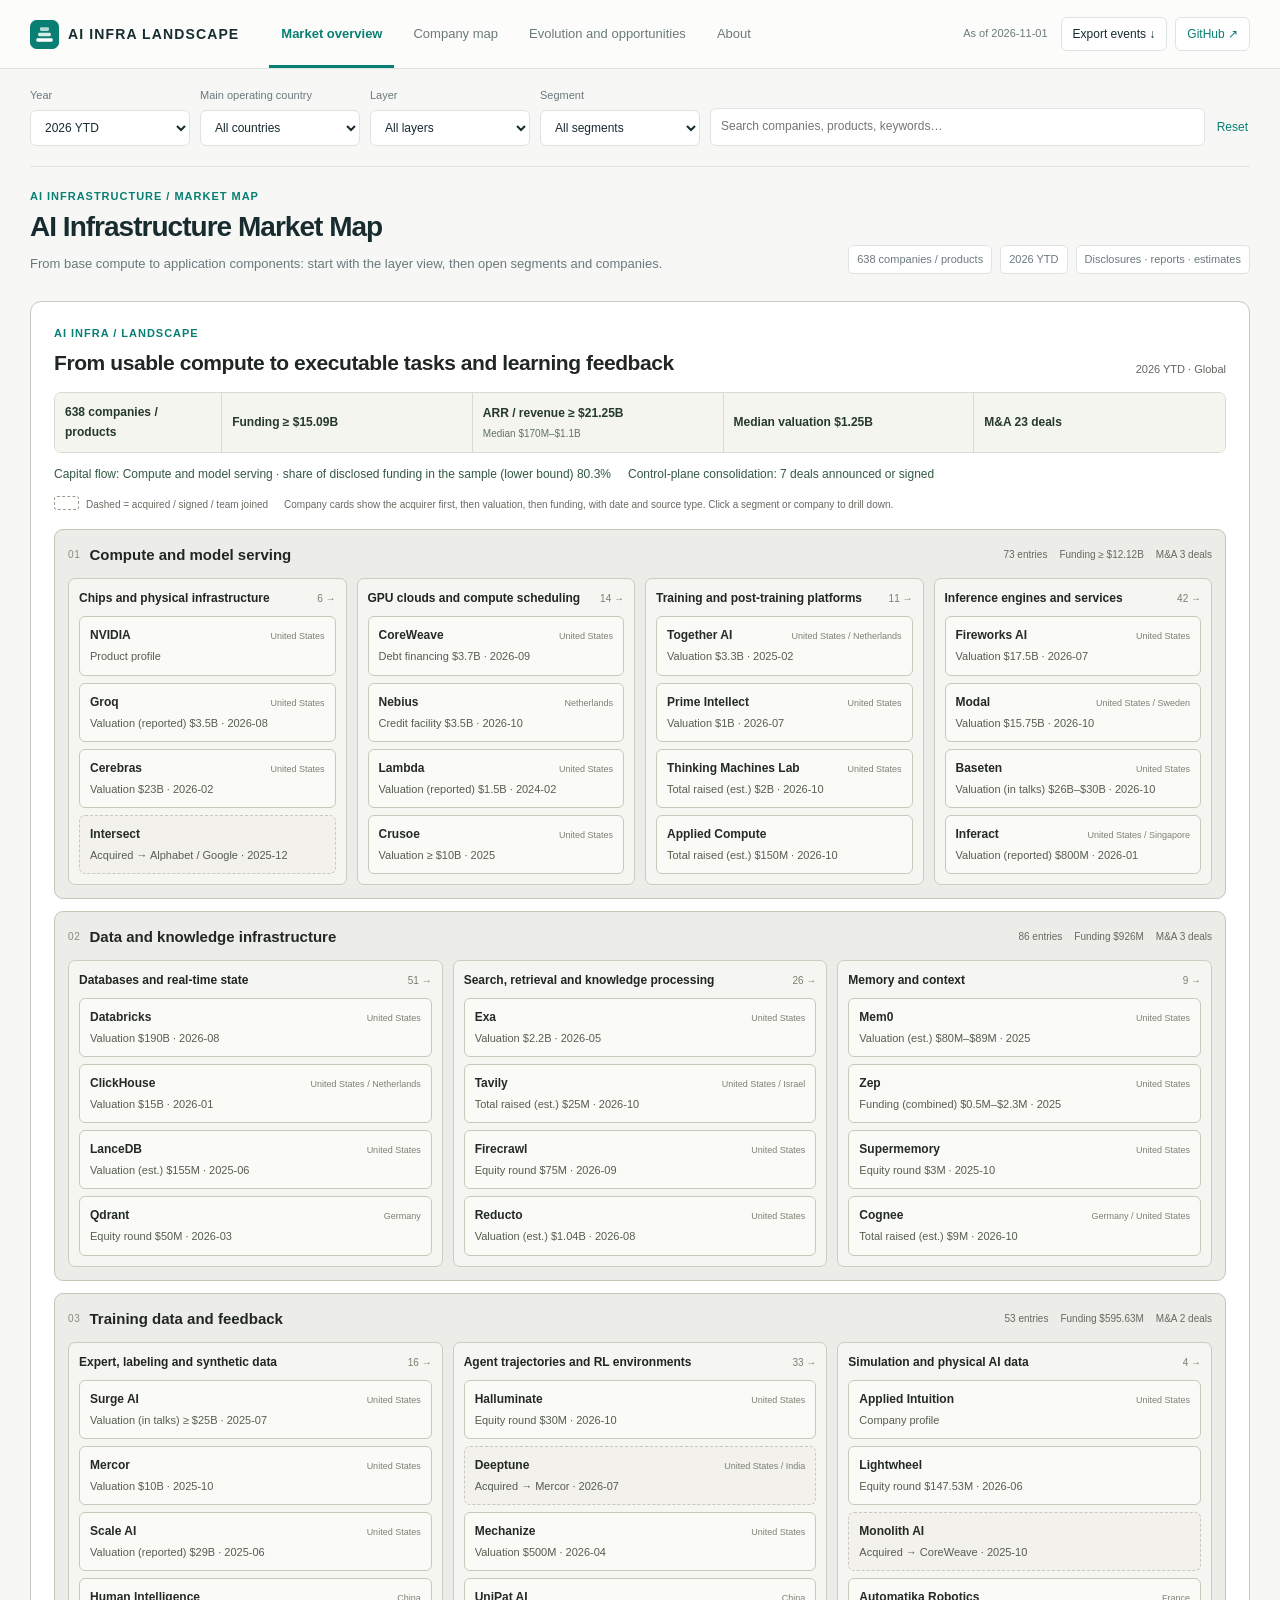
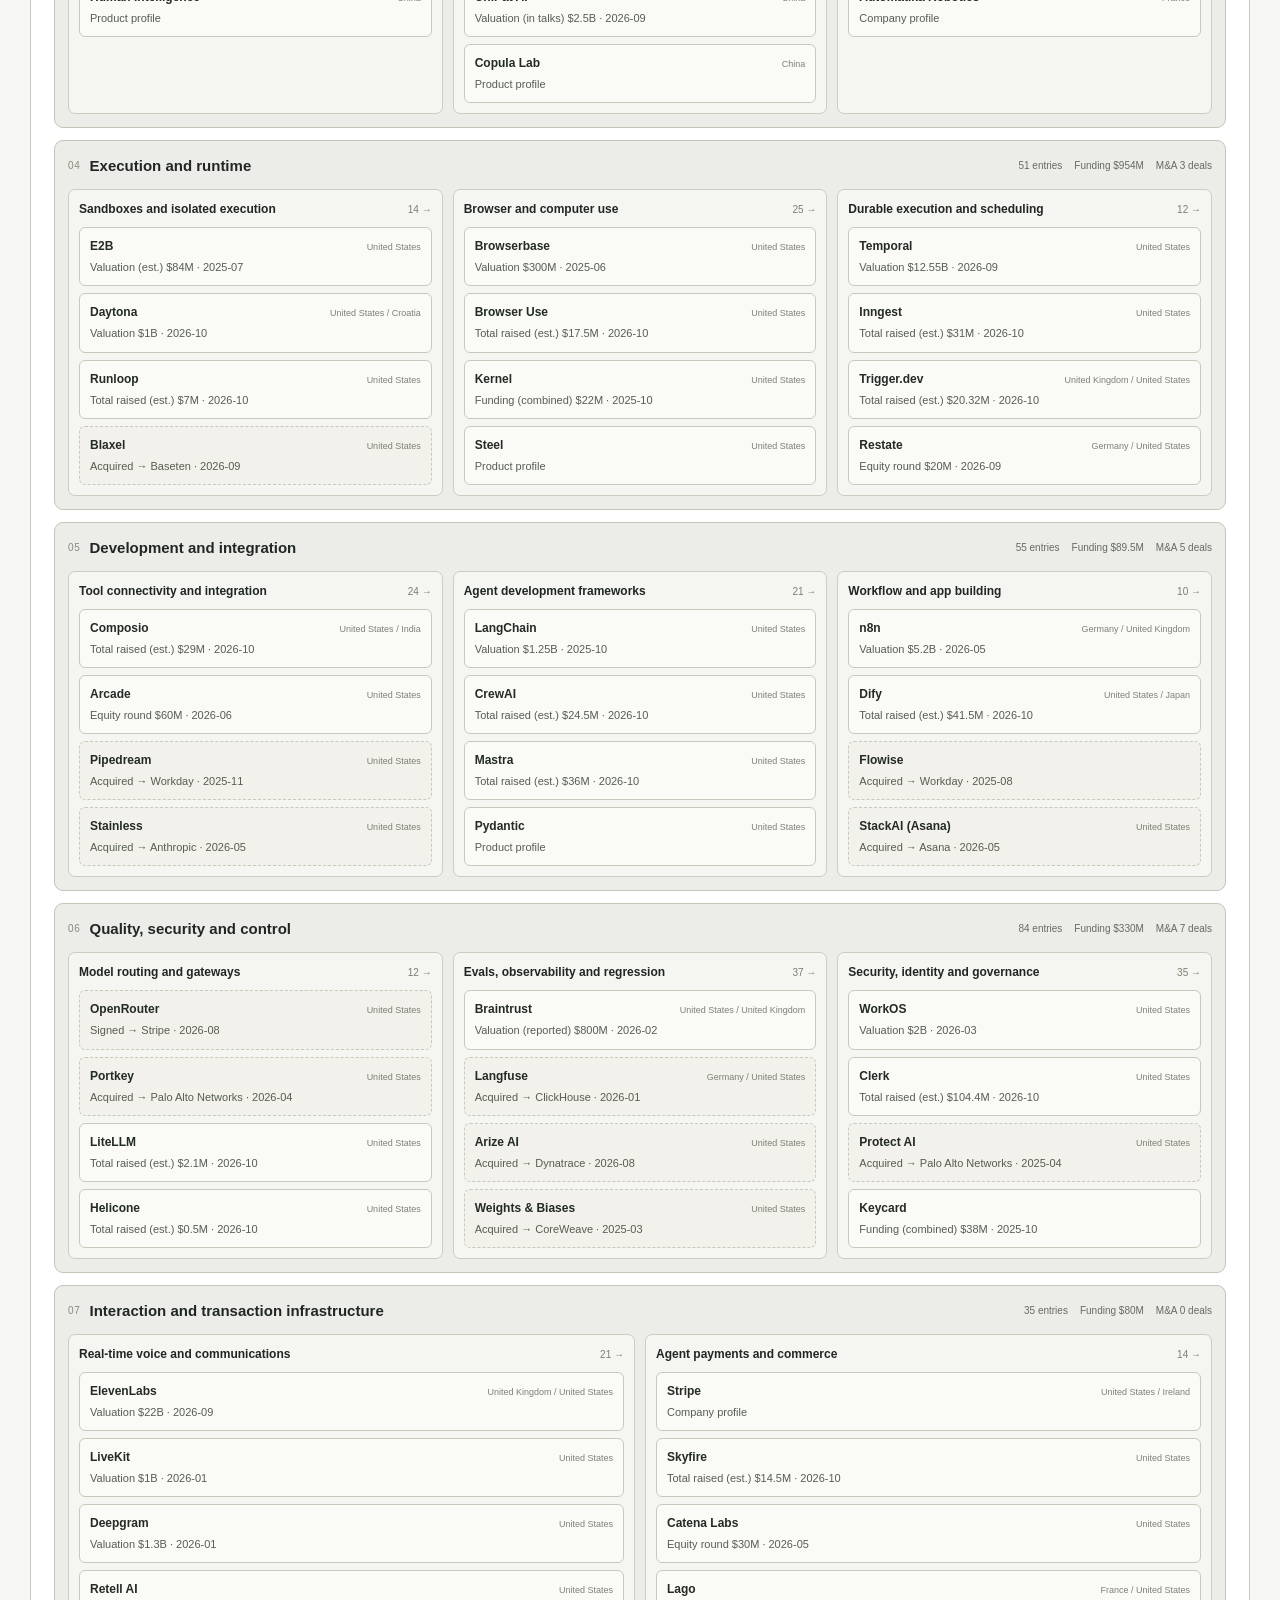
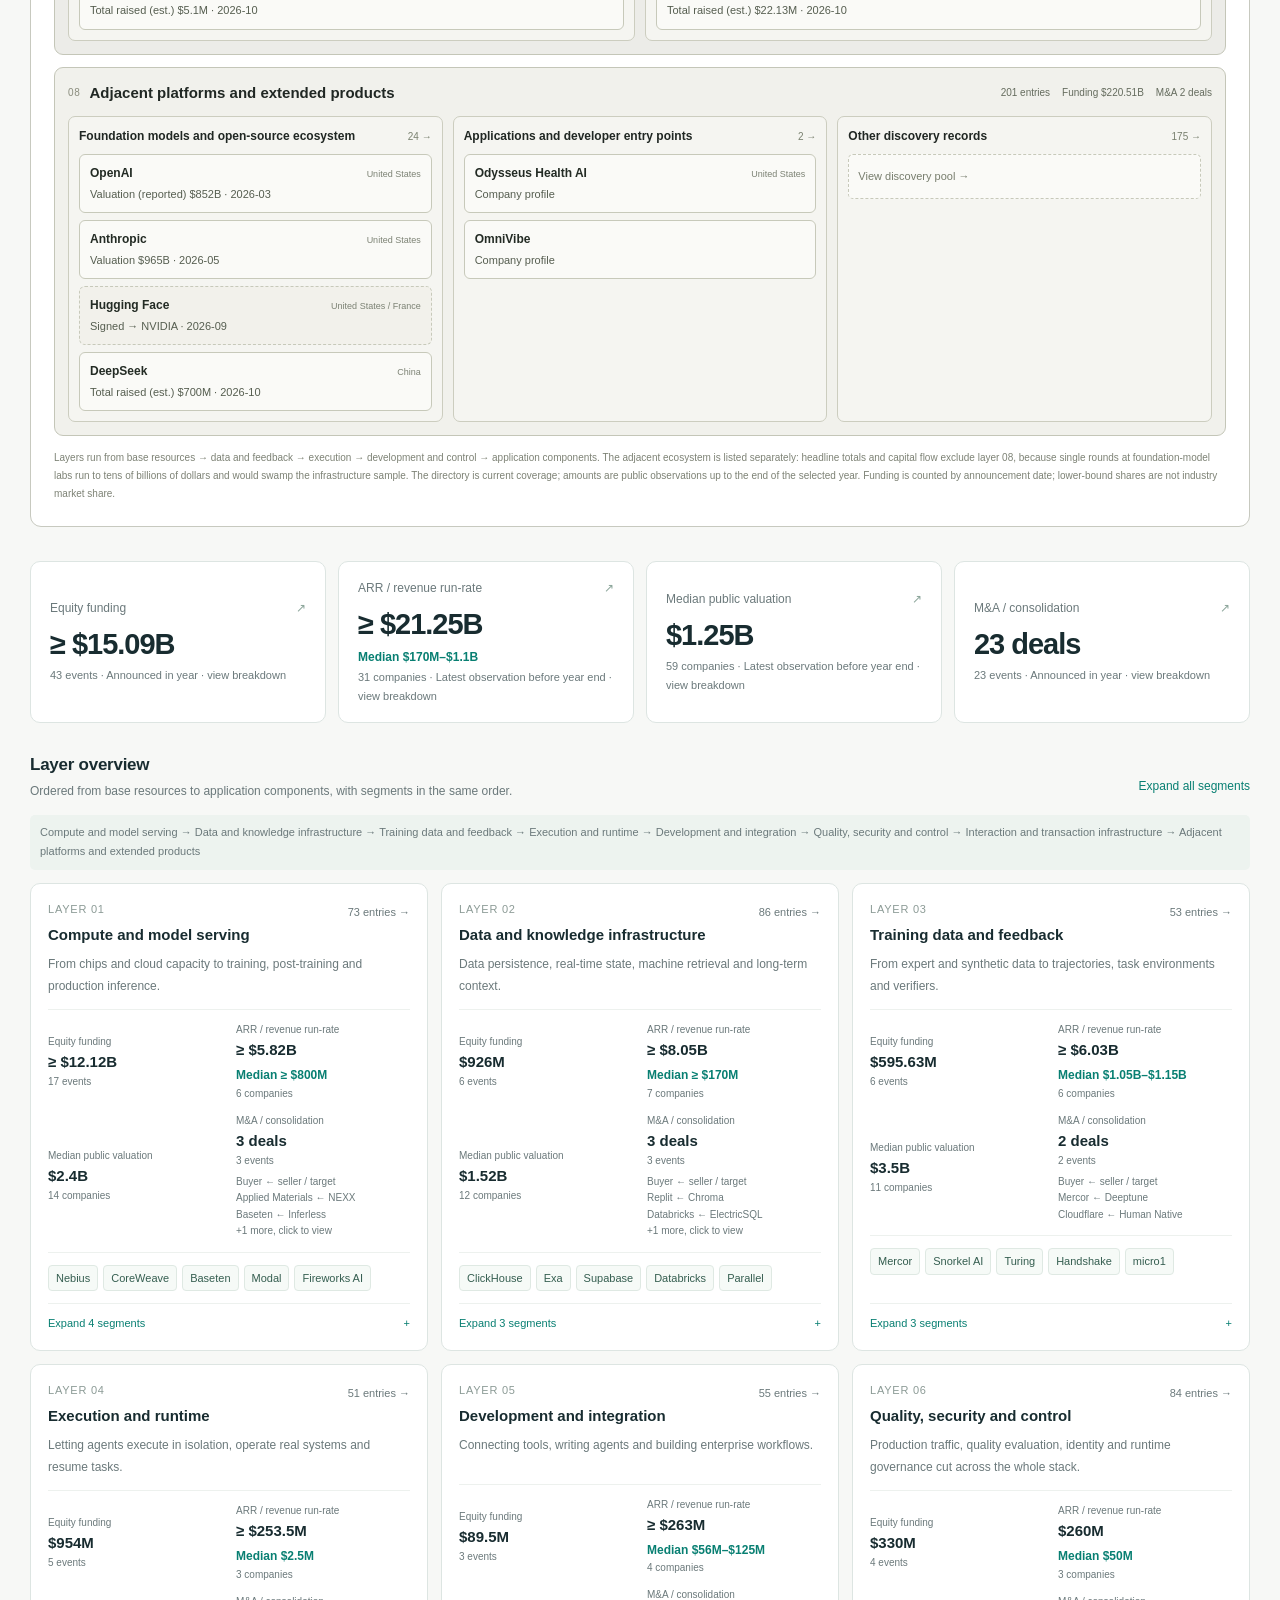
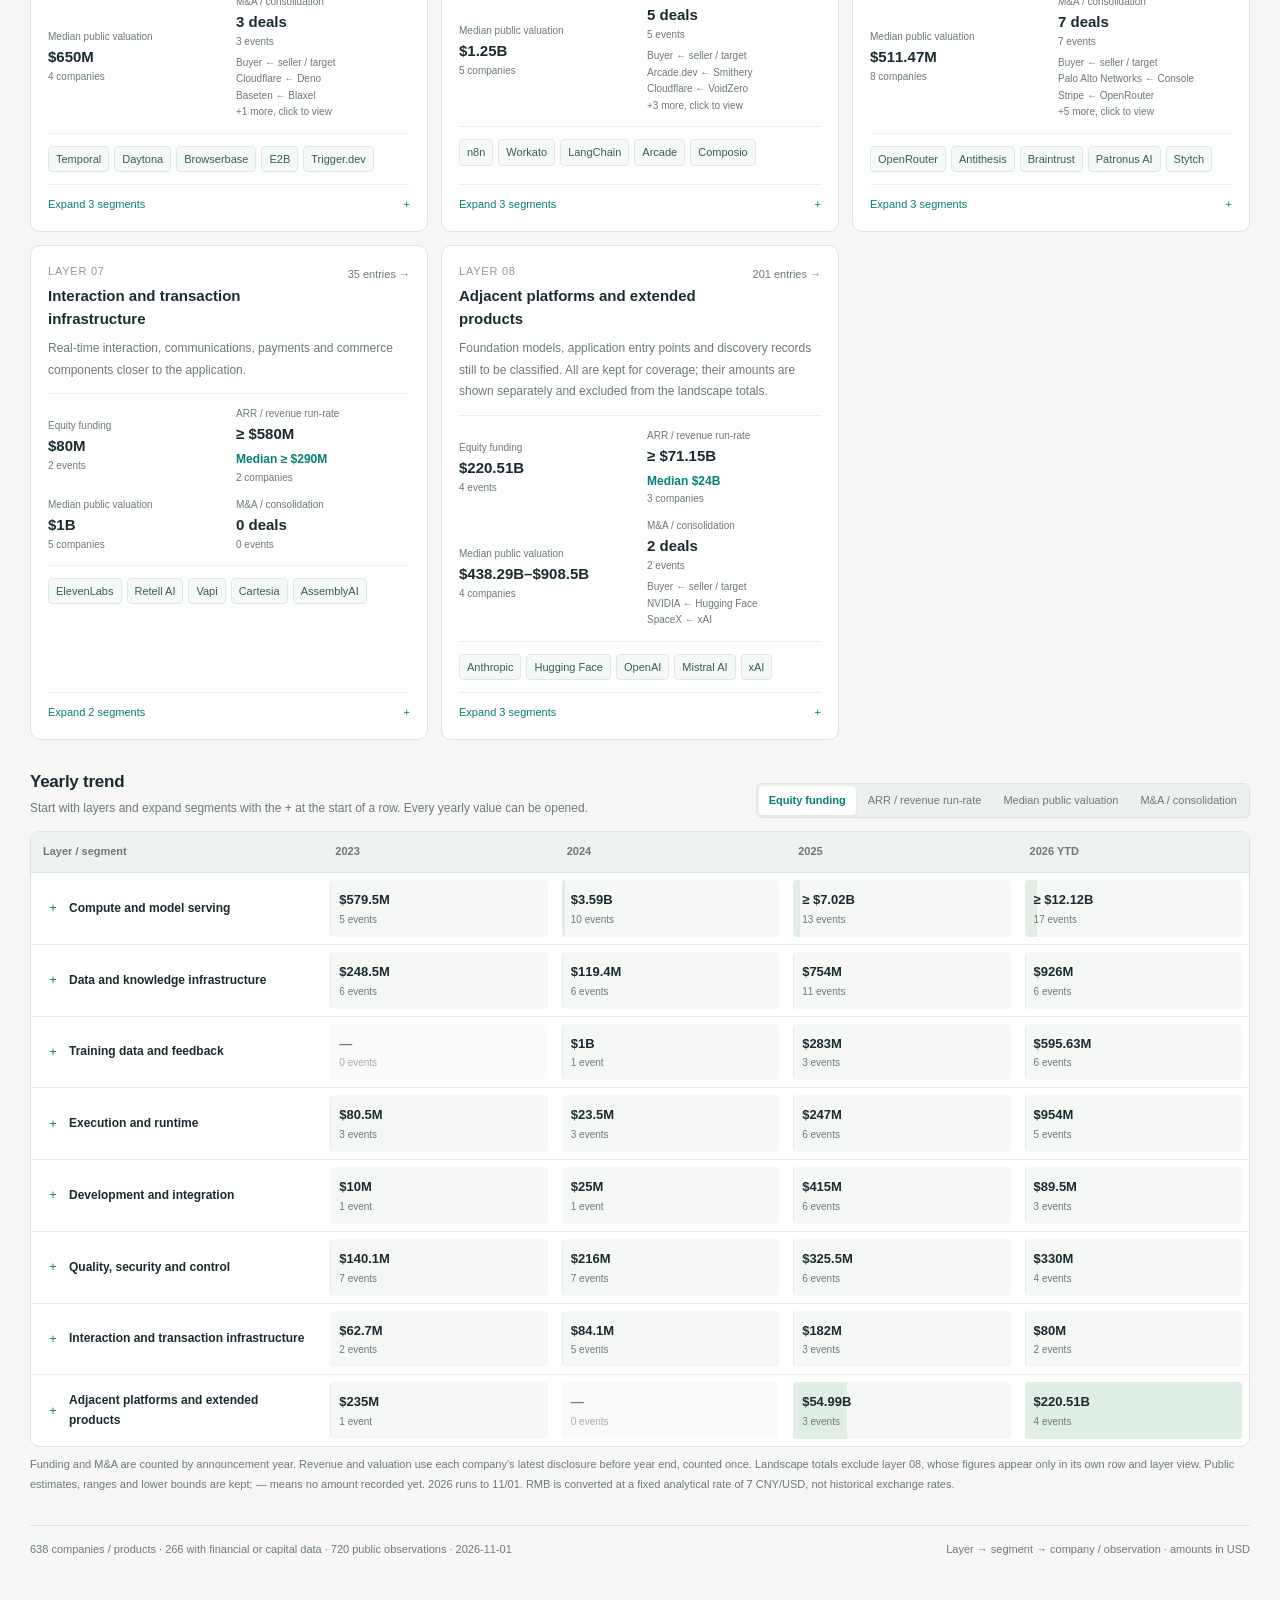
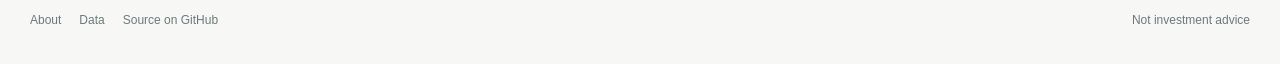
<file: index.html>
<!doctype html>
<html lang="en">
<head>
  <meta charset="utf-8">
  <meta name="viewport" content="width=device-width,initial-scale=1">
  <meta name="color-scheme" content="light">
  <title>AI Infrastructure Landscape</title>
  <meta name="description" content="An interactive map of the AI infrastructure stack: companies across 24 segments, with sourced funding, revenue, valuation and M&amp;A.">
  <link rel="icon" href="assets/icon.svg" type="image/svg+xml">
  <link rel="stylesheet" href="css/atlas.css?v=f8e5d7bb700b">
  <link rel="stylesheet" href="css/landscape.css?v=f8e5d7bb700b">
  <link rel="stylesheet" href="css/site.css?v=f8e5d7bb700b">
</head>
<body>
  <header class="topbar">
    <div class="topbar-inner">
      <button id="atlas-home" class="brand" aria-label="Back to market overview"><img class="brand-icon" src="assets/icon.svg" alt=""><span>AI INFRA LANDSCAPE</span></button>
      <nav id="atlas-tabs" class="top-tabs" aria-label="Main navigation">
        <button data-view="market" class="active">Market overview</button>
        <button data-view="companies">Company map</button>
        <button data-view="research">Evolution and opportunities</button>
        <a href="about.html">About</a>
      </nav>
      <div class="top-actions"><span id="atlas-snapshot"></span><button id="atlas-export" class="btn">Export ↓</button><a class="btn source-link" href="https://github.com/clarajzt/ai-infra-landscape" rel="noopener">GitHub ↗</a></div>
    </div>
  </header>
  <main class="atlas-main">
    <section id="atlas-filterbar" class="filterbar" aria-label="Map filters">
      <label>Year<select id="atlas-year"><option value="2026">2026 YTD</option><option value="2025">2025</option><option value="2024">2024</option><option value="2023">2023</option><option value="all">2023–2026 all</option></select></label>
      <label>Main operating country<select id="atlas-country"><option value="">All countries</option></select></label>
      <label>Layer<select id="atlas-primary"><option value="">All layers</option></select></label>
      <label>Segment<select id="atlas-secondary"><option value="">All segments</option></select></label>
      <label class="search-label"><span class="sr-only">Search companies and products</span><input id="atlas-search" type="search" placeholder="Search companies, products, keywords…" autocomplete="off"></label>
      <button id="atlas-reset" class="text-btn">Reset</button>
    </section>
    <div id="atlas-content" aria-live="polite"><div class="loading">Loading the market map…</div></div>
    <footer id="atlas-footer" class="page-footer"></footer>
  </main>
  <footer class="site-footer"><a href="about.html">About</a><a href="about.html#data">Data</a><a href="https://github.com/clarajzt/ai-infra-landscape" rel="noopener">Source on GitHub</a><span class="note">Not investment advice</span></footer>
  <dialog id="atlas-detail" aria-labelledby="atlas-detail-title">
    <div class="dialog-header"><div><button id="atlas-detail-back" class="text-btn" hidden>← Back to breakdown</button><div id="atlas-detail-eyebrow" class="eyebrow"></div><h2 id="atlas-detail-title"></h2></div><button id="atlas-detail-close" class="close-btn" aria-label="Close details">×</button></div>
    <div id="atlas-detail-body" class="dialog-body"></div>
  </dialog>
  <script src="js/boot.js?v=f8e5d7bb700b" defer></script>
</body>
</html>
</file>
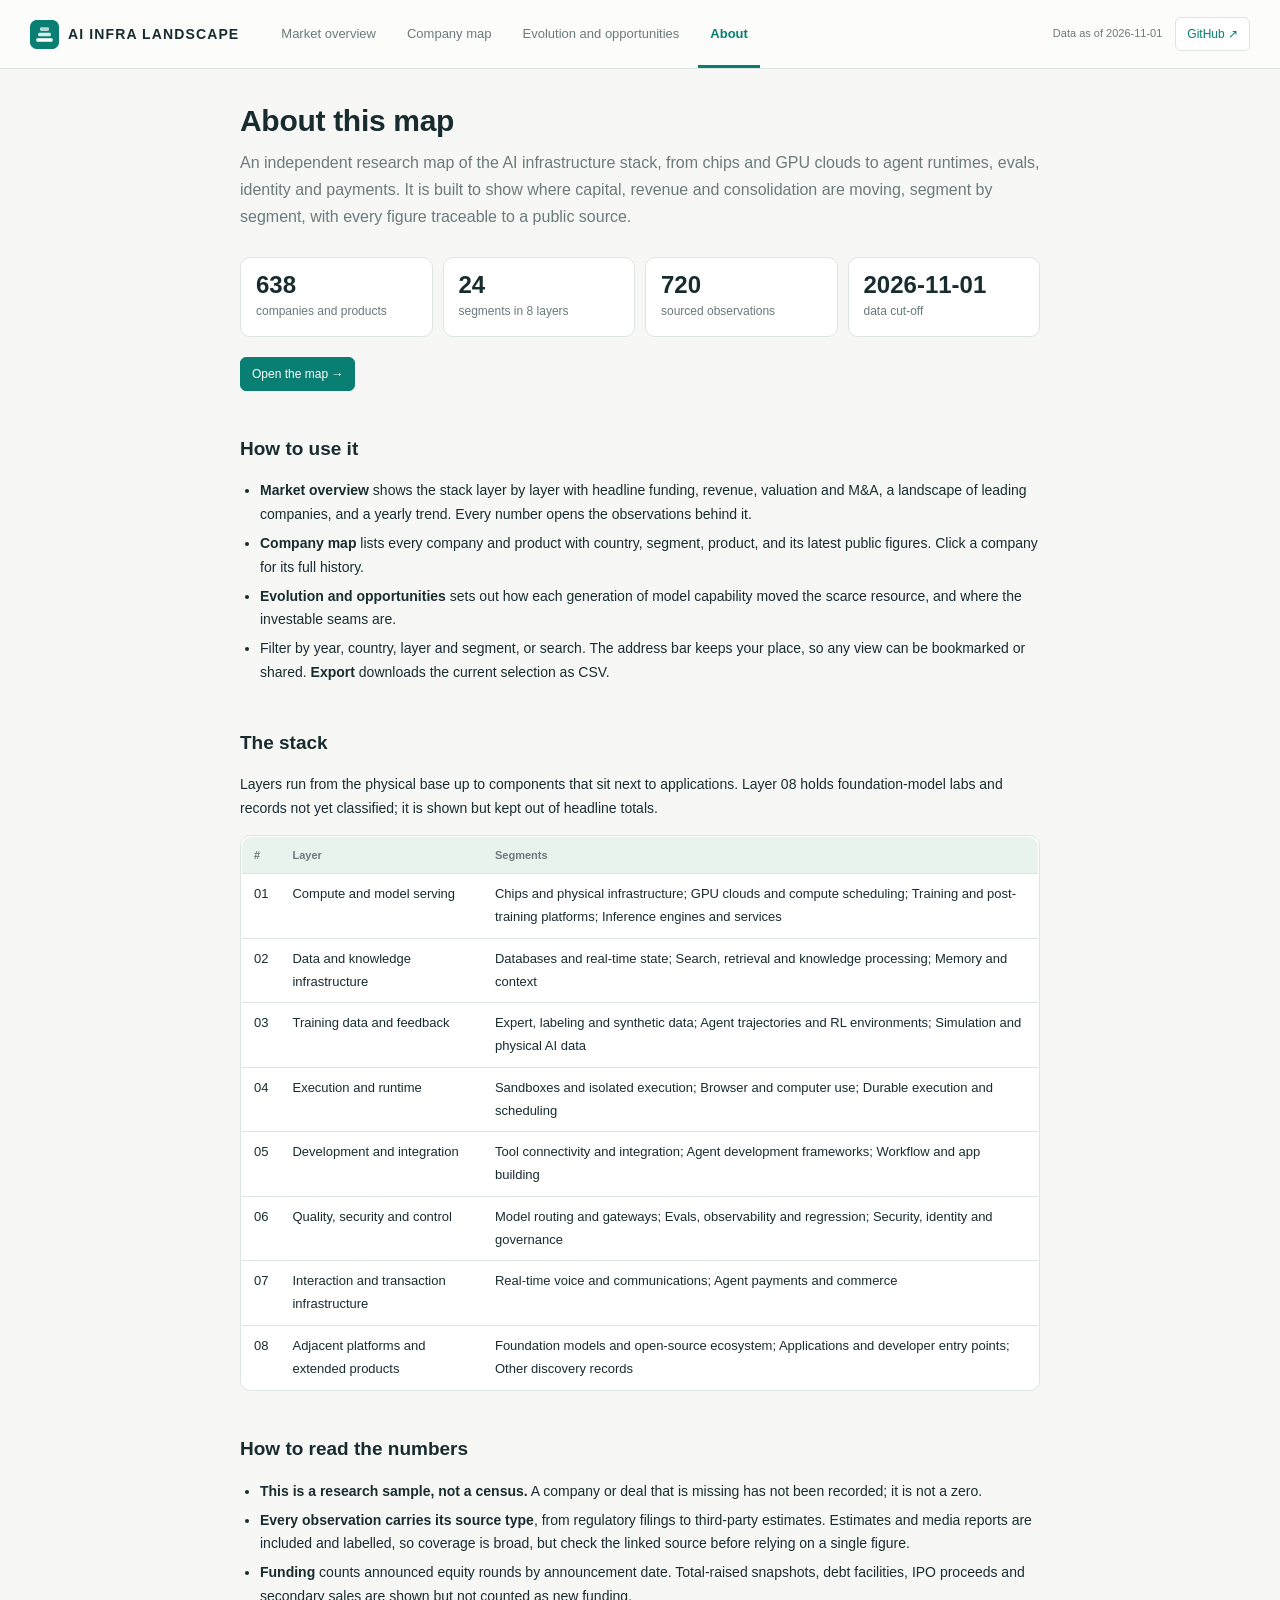
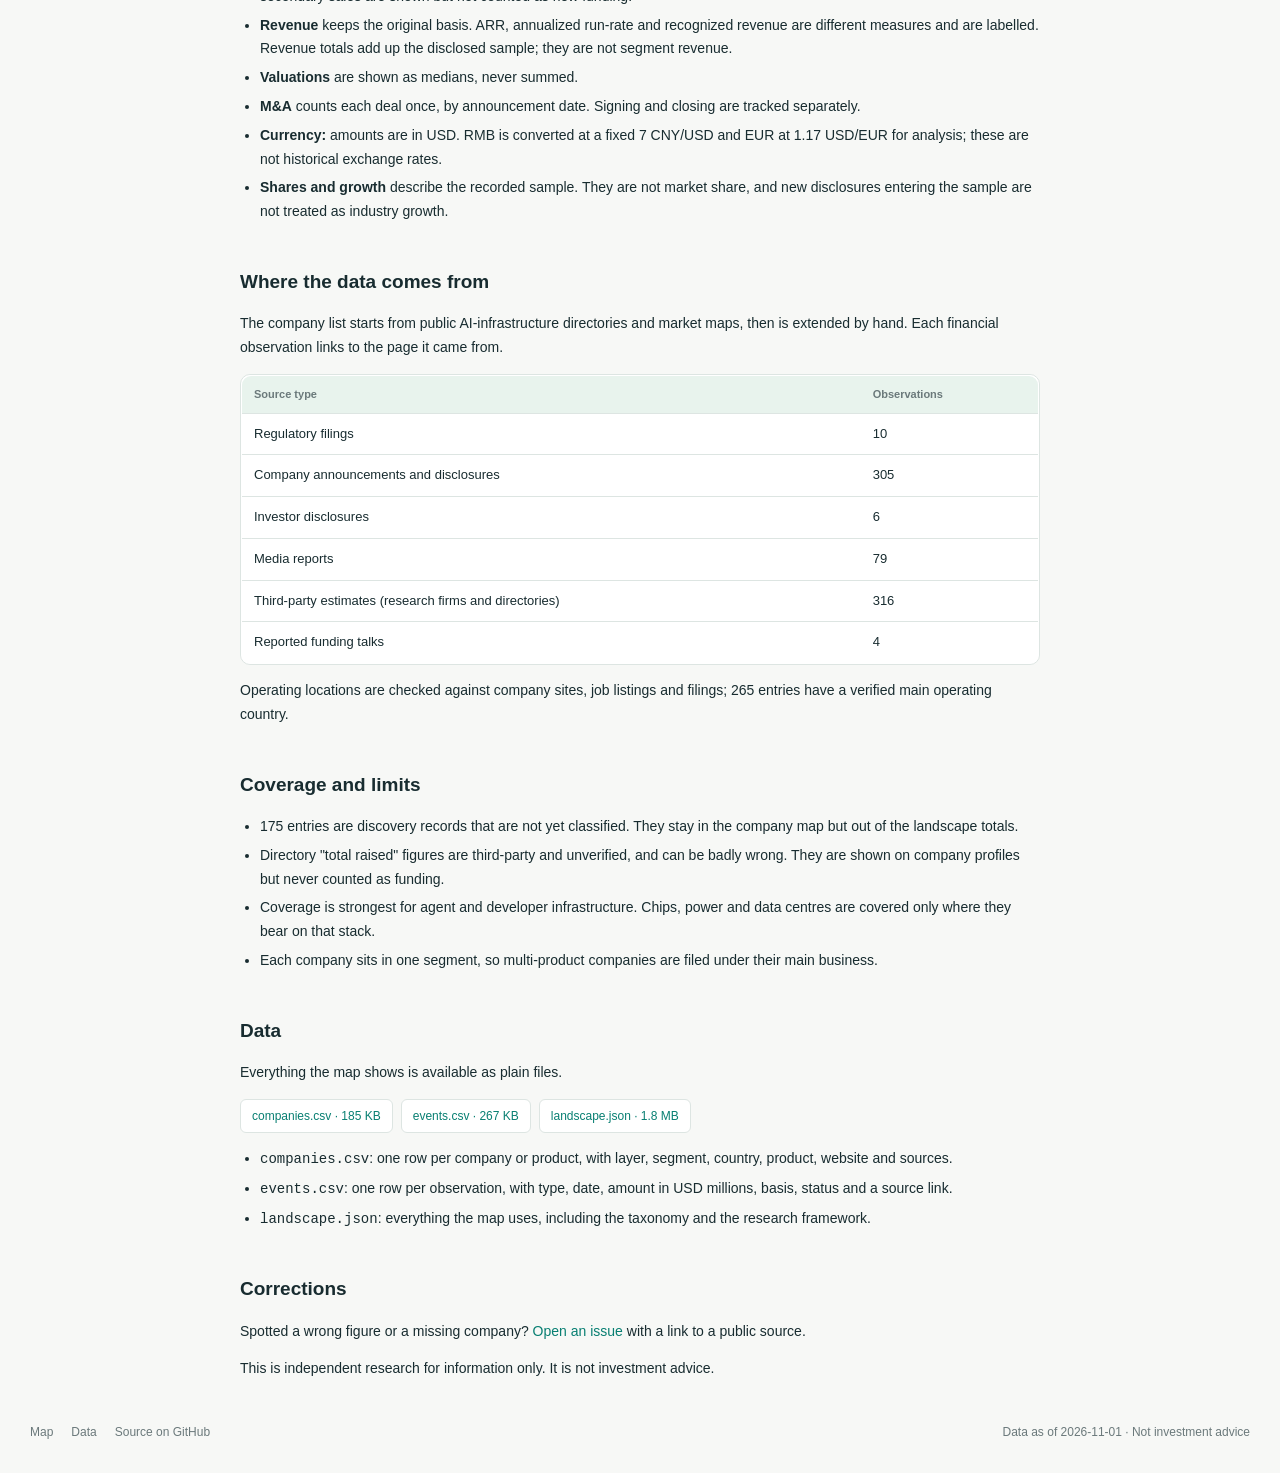
<file: about.html>
<!doctype html>
<html lang="en">
<head>
  <meta charset="utf-8">
  <meta name="viewport" content="width=device-width,initial-scale=1">
  <meta name="color-scheme" content="light">
  <title>About · AI Infrastructure Landscape</title>
  <meta name="description" content="How the AI Infrastructure Landscape is built: the eight-layer stack, where the data comes from, how to read the numbers, and the downloadable data.">
  <link rel="icon" href="assets/icon.svg" type="image/svg+xml">
  <link rel="stylesheet" href="css/atlas.css?v=f8e5d7bb700b">
  <link rel="stylesheet" href="css/site.css?v=f8e5d7bb700b">
</head>
<body>
  <header class="topbar">
    <div class="topbar-inner">
      <a class="brand" href="./"><img class="brand-icon" src="assets/icon.svg" alt=""><span>AI INFRA LANDSCAPE</span></a>
      <nav class="top-tabs" aria-label="Main navigation">
        <a href="./#view=market">Market overview</a>
        <a href="./#view=companies">Company map</a>
        <a href="./#view=research">Evolution and opportunities</a>
        <a href="about.html" class="active" aria-current="page">About</a>
      </nav>
      <div class="top-actions"><span>Data as of 2026-11-01</span><a class="btn" href="https://github.com/clarajzt/ai-infra-landscape" rel="noopener">GitHub ↗</a></div>
    </div>
  </header>

  <main class="about">
    <h1>About this map</h1>
    <p class="lede">An independent research map of the AI infrastructure stack, from chips and GPU clouds to agent runtimes, evals, identity and payments. It is built to show where capital, revenue and consolidation are moving, segment by segment, with every figure traceable to a public source.</p>

    <div class="stats">
      <div class="stat"><b>638</b><span>companies and products</span></div>
      <div class="stat"><b>24</b><span>segments in 8 layers</span></div>
      <div class="stat"><b>720</b><span>sourced observations</span></div>
      <div class="stat"><b>2026-11-01</b><span>data cut-off</span></div>
    </div>
    <p><a class="btn primary cta" href="./">Open the map →</a></p>

    <h2>How to use it</h2>
    <ul>
      <li><b>Market overview</b> shows the stack layer by layer with headline funding, revenue, valuation and M&amp;A, a landscape of leading companies, and a yearly trend. Every number opens the observations behind it.</li>
      <li><b>Company map</b> lists every company and product with country, segment, product, and its latest public figures. Click a company for its full history.</li>
      <li><b>Evolution and opportunities</b> sets out how each generation of model capability moved the scarce resource, and where the investable seams are.</li>
      <li>Filter by year, country, layer and segment, or search. The address bar keeps your place, so any view can be bookmarked or shared. <b>Export</b> downloads the current selection as CSV.</li>
    </ul>

    <h2>The stack</h2>
    <p>Layers run from the physical base up to components that sit next to applications. Layer 08 holds foundation-model labs and records not yet classified; it is shown but kept out of headline totals.</p>
    <div class="table-wrap"><table>
      <thead><tr><th>#</th><th>Layer</th><th>Segments</th></tr></thead>
      <tbody>
        <tr><td>01</td><td>Compute and model serving</td><td>Chips and physical infrastructure; GPU clouds and compute scheduling; Training and post-training platforms; Inference engines and services</td></tr>
        <tr><td>02</td><td>Data and knowledge infrastructure</td><td>Databases and real-time state; Search, retrieval and knowledge processing; Memory and context</td></tr>
        <tr><td>03</td><td>Training data and feedback</td><td>Expert, labeling and synthetic data; Agent trajectories and RL environments; Simulation and physical AI data</td></tr>
        <tr><td>04</td><td>Execution and runtime</td><td>Sandboxes and isolated execution; Browser and computer use; Durable execution and scheduling</td></tr>
        <tr><td>05</td><td>Development and integration</td><td>Tool connectivity and integration; Agent development frameworks; Workflow and app building</td></tr>
        <tr><td>06</td><td>Quality, security and control</td><td>Model routing and gateways; Evals, observability and regression; Security, identity and governance</td></tr>
        <tr><td>07</td><td>Interaction and transaction infrastructure</td><td>Real-time voice and communications; Agent payments and commerce</td></tr>
        <tr><td>08</td><td>Adjacent platforms and extended products</td><td>Foundation models and open-source ecosystem; Applications and developer entry points; Other discovery records</td></tr>
      </tbody>
    </table></div>

    <h2>How to read the numbers</h2>
    <ul>
      <li><b>This is a research sample, not a census.</b> A company or deal that is missing has not been recorded; it is not a zero.</li>
      <li><b>Every observation carries its source type</b>, from regulatory filings to third-party estimates. Estimates and media reports are included and labelled, so coverage is broad, but check the linked source before relying on a single figure.</li>
      <li><b>Funding</b> counts announced equity rounds by announcement date. Total-raised snapshots, debt facilities, IPO proceeds and secondary sales are shown but not counted as new funding.</li>
      <li><b>Revenue</b> keeps the original basis. ARR, annualized run-rate and recognized revenue are different measures and are labelled. Revenue totals add up the disclosed sample; they are not segment revenue.</li>
      <li><b>Valuations</b> are shown as medians, never summed.</li>
      <li><b>M&amp;A</b> counts each deal once, by announcement date. Signing and closing are tracked separately.</li>
      <li><b>Currency:</b> amounts are in USD. RMB is converted at a fixed 7 CNY/USD and EUR at 1.17 USD/EUR for analysis; these are not historical exchange rates.</li>
      <li><b>Shares and growth</b> describe the recorded sample. They are not market share, and new disclosures entering the sample are not treated as industry growth.</li>
    </ul>

    <h2>Where the data comes from</h2>
    <p>The company list starts from public AI-infrastructure directories and market maps, then is extended by hand. Each financial observation links to the page it came from.</p>
    <div class="table-wrap"><table>
      <thead><tr><th>Source type</th><th>Observations</th></tr></thead>
      <tbody>
        <tr><td>Regulatory filings</td><td>10</td></tr>
        <tr><td>Company announcements and disclosures</td><td>305</td></tr>
        <tr><td>Investor disclosures</td><td>6</td></tr>
        <tr><td>Media reports</td><td>79</td></tr>
        <tr><td>Third-party estimates (research firms and directories)</td><td>316</td></tr>
        <tr><td>Reported funding talks</td><td>4</td></tr>
      </tbody>
    </table></div>
    <p>Operating locations are checked against company sites, job listings and filings; 265 entries have a verified main operating country.</p>

    <h2>Coverage and limits</h2>
    <ul>
      <li>175 entries are discovery records that are not yet classified. They stay in the company map but out of the landscape totals.</li>
      <li>Directory "total raised" figures are third-party and unverified, and can be badly wrong. They are shown on company profiles but never counted as funding.</li>
      <li>Coverage is strongest for agent and developer infrastructure. Chips, power and data centres are covered only where they bear on that stack.</li>
      <li>Each company sits in one segment, so multi-product companies are filed under their main business.</li>
    </ul>

    <h2 id="data">Data</h2>
    <p>Everything the map shows is available as plain files.</p>
    <div class="downloads">
      <a class="btn" href="data/companies.csv" download>companies.csv · 185 KB</a>
      <a class="btn" href="data/events.csv" download>events.csv · 267 KB</a>
      <a class="btn" href="data/landscape.json" download>landscape.json · 1.8 MB</a>
    </div>
    <ul>
      <li><code>companies.csv</code>: one row per company or product, with layer, segment, country, product, website and sources.</li>
      <li><code>events.csv</code>: one row per observation, with type, date, amount in USD millions, basis, status and a source link.</li>
      <li><code>landscape.json</code>: everything the map uses, including the taxonomy and the research framework.</li>
    </ul>

    <h2>Corrections</h2>
    <p>Spotted a wrong figure or a missing company? <a href="https://github.com/clarajzt/ai-infra-landscape/issues" rel="noopener">Open an issue</a> with a link to a public source.</p>
    <p>This is independent research for information only. It is not investment advice.</p>
  </main>

  <footer class="site-footer">
    <a href="./">Map</a><a href="about.html#data">Data</a><a href="https://github.com/clarajzt/ai-infra-landscape" rel="noopener">Source on GitHub</a>
    <span class="note">Data as of 2026-11-01 · Not investment advice</span>
  </footer>
</body>
</html>
</file>
<file: css/atlas.css>
:root{--page:#f7f8f6;--surface:#fff;--ink:#182c30;--muted:#6b797b;--line:#dde5e2;--accent:#087f72;--wash:#e8f3ed;--blue:#3976b8;--amber:#9a6b20;--radius:10px;font:14px/1.6 -apple-system,BlinkMacSystemFont,"Segoe UI","PingFang SC","Microsoft YaHei",sans-serif;color:var(--ink);background:var(--page)}
*{box-sizing:border-box}body{margin:0}button,input,select{font:inherit;color:inherit}button{cursor:pointer}button:disabled{cursor:default;opacity:.45}a{color:var(--accent);text-decoration:none}a:hover{text-decoration:underline}button,a,input,select{touch-action:manipulation}button:focus-visible,a:focus-visible,input:focus-visible,select:focus-visible,summary:focus-visible{outline:3px solid #77b9a5;outline-offset:3px}[hidden]{display:none!important}.sr-only{position:absolute;width:1px;height:1px;overflow:hidden;clip:rect(0,0,0,0)}
.topbar{background:#fcfdfa;border-bottom:1px solid var(--line);position:sticky;top:0;z-index:10}.topbar-inner{max-width:1600px;padding:0 30px;margin:auto;min-height:68px;display:flex;align-items:center;gap:30px}.brand{display:flex;align-items:center;gap:9px;white-space:nowrap;border:0;background:none;padding:0;font-size:14px;letter-spacing:.08em;font-weight:750}.brand-icon{width:29px;height:29px;display:grid;place-items:center;background:var(--accent);color:white;border-radius:7px;font-size:21px;letter-spacing:0}.top-tabs{display:flex;align-self:stretch;gap:7px}.top-tabs button{font-size:13px;white-space:nowrap;border:0;border-bottom:3px solid transparent;background:none;padding:21px 12px 18px;color:var(--muted)}.top-tabs button.active{color:var(--accent);border-bottom-color:var(--accent);font-weight:650}.top-actions{margin-left:auto;display:flex;align-items:center;gap:8px}.top-actions>span{font-size:11px;color:var(--muted);margin-right:5px;white-space:nowrap}.btn{border:1px solid var(--line);border-radius:6px;background:var(--surface);padding:7px 11px;font-size:12px;line-height:1.5;white-space:nowrap;display:inline-flex;gap:6px;align-items:center;justify-content:center;text-decoration:none}.btn:hover{background:var(--wash);text-decoration:none}.btn.primary{background:var(--accent);border-color:var(--accent);color:white}.text-btn{background:none;border:0;padding:5px 0;color:var(--accent);font-size:12px;text-align:left}.text-btn:hover{text-decoration:underline}.close-btn{border:0;background:none;padding:0 4px;font-size:29px;line-height:1;color:var(--muted)}
.atlas-main{max-width:1600px;margin:auto;padding:0 30px 35px}.filterbar{display:flex;gap:10px;align-items:flex-end;padding:18px 0 20px;border-bottom:1px solid var(--line);flex-wrap:wrap}.filterbar label{font-size:11px;color:var(--muted);display:grid;gap:5px;min-width:120px;flex:0 1 160px}.filterbar select,.filterbar input{width:100%;min-height:36px;border:1px solid var(--line);background:white;border-radius:6px;font-size:12px;padding:8px 10px;min-width:0;color:var(--ink)}.filterbar .search-label{flex:1 1 220px;min-width:170px}.filterbar>.text-btn{padding:8px 2px;min-height:36px}.filterbar select{padding-right:24px}.breadcrumb{display:flex;align-items:center;gap:7px;flex-wrap:wrap;color:var(--muted);font-size:12px;margin:20px 0 10px}.breadcrumb button{border:0;padding:0;background:none;color:var(--accent);font-size:12px}.breadcrumb .current{color:var(--ink)}.hero{display:flex;align-items:flex-end;justify-content:space-between;gap:20px;margin:21px 0 21px}.hero h1{font-size:28px;font-weight:680;letter-spacing:-.035em;line-height:1.3;margin:4px 0 8px}.hero p{font-size:13px;color:var(--muted);max-width:850px;margin:0}.eyebrow{font-size:11px;letter-spacing:.09em;color:var(--accent);font-weight:650}.hero-meta{display:flex;gap:8px;align-items:center;flex-wrap:wrap;justify-content:flex-end}.hero-meta button,.hero-meta span{font-size:11px;color:var(--muted);border:1px solid var(--line);border-radius:5px;padding:5px 8px;background:white;white-space:nowrap}.hero-meta button:hover{border-color:var(--accent);color:var(--accent)}
.kpis{display:grid;grid-template-columns:repeat(4,minmax(0,1fr));gap:12px;margin-bottom:18px}.kpi{border:1px solid var(--line);background:white;border-radius:var(--radius);text-align:left;padding:17px 19px;min-width:0;transition:border-color .15s}.kpi:hover{border-color:#76ae98}.kpi .label{display:flex;justify-content:space-between;align-items:center;color:var(--muted);font-size:12px}.kpi .label span:last-child{color:#8ba59a}.kpi .value{font-size:29px;font-weight:650;font-variant-numeric:tabular-nums;letter-spacing:-.035em;margin:7px 0 2px;line-height:1.35;overflow-wrap:anywhere}.kpi .context{font-size:11px;color:var(--muted);line-height:1.7}.subnote{font-size:11px;line-height:1.8;color:var(--muted);margin:8px 0 20px}.section-head{display:flex;justify-content:space-between;align-items:flex-end;gap:15px;margin:28px 0 13px}.section-head h2{font-size:17px;font-weight:650;margin:0;letter-spacing:-.015em}.section-head p{font-size:12px;color:var(--muted);margin:4px 0 0}.section-actions{display:flex;gap:7px;align-items:center;flex-wrap:wrap}.segmented{display:inline-flex;border:1px solid var(--line);border-radius:6px;background:#edf1ee;padding:2px;gap:2px;flex-wrap:wrap}.segmented button{border:0;background:none;border-radius:4px;padding:6px 10px;font-size:11px;white-space:nowrap;color:var(--muted)}.segmented button.active{background:var(--surface);color:var(--accent);box-shadow:0 1px 3px #163b2012;font-weight:600}.chain-note{font-size:11px;color:var(--muted);padding:8px 10px;background:#edf3ef;border-radius:5px;margin-bottom:13px;line-height:1.8}
.category-grid{display:grid;grid-template-columns:repeat(3,minmax(0,1fr));gap:13px}.category-card{background:white;border:1px solid var(--line);border-radius:var(--radius);padding:17px;min-width:0;display:flex;flex-direction:column}.category-card.focused{border-color:#74b19c}.category-top{display:flex;gap:10px;justify-content:space-between;align-items:flex-start}.category-name{border:0;background:none;font-size:15px;text-align:left;font-weight:650;padding:0;line-height:1.5;color:var(--ink)}.category-name:hover{color:var(--accent)}.layer-index{font-size:11px;letter-spacing:.07em;color:#8c9b96;display:block;margin-bottom:5px}.category-count{border:0;background:none;white-space:nowrap;color:var(--muted);font-size:11px;padding:3px 0}.category-count:hover{color:var(--accent)}.category-description{font-size:12px;color:var(--muted);line-height:1.8;min-height:37px;margin:8px 0 12px}.category-metrics{display:grid;grid-template-columns:1fr 1fr;gap:11px 14px;border-top:1px solid #edf1ee;border-bottom:1px solid #edf1ee;padding:12px 0;margin-bottom:12px}.category-metric{border:0;background:none;text-align:left;padding:0;min-width:0}.category-metric span{font-size:10px;color:var(--muted);display:block}.category-metric b{font-size:15px;font-weight:600;display:block;line-height:1.6;overflow-wrap:anywhere}.category-metric small{font-size:10px;color:var(--muted);display:block}.category-metric:hover b{color:var(--accent)}.company-pills{display:flex;gap:5px;flex-wrap:wrap;line-height:1.5}.company-pill{font-size:11px;border:1px solid #dfe9e3;background:#f6faf7;color:#355e50;padding:4px 7px;border-radius:4px;text-align:left;overflow-wrap:anywhere}.company-pill:hover{background:#e5f2e9;border-color:#9dc3ae}.category-card>.company-pills{min-height:25px;margin-bottom:12px}.fold-button{background:none;border:0;border-top:1px solid #edf1ee;padding:11px 0 0;display:flex;justify-content:space-between;font-size:11px;color:var(--accent);width:100%;margin-top:auto;text-align:left}.child-list{display:grid;gap:5px;padding-top:9px}.child-link{display:flex;align-items:center;justify-content:space-between;gap:7px;border:0;border-radius:5px;background:#f3f7f4;padding:9px;text-align:left;font-size:12px}.child-link span:last-child{font-size:10px;color:var(--muted);white-space:nowrap}.child-link:hover{background:#e5f0e9}.child-grid .category-description{min-height:0}.category-empty{font-size:12px;color:var(--muted);padding:10px 0}
.table-wrap{overflow:auto;border:1px solid var(--line);border-radius:var(--radius);background:white}table{width:100%;border-collapse:collapse;text-align:left;font-size:12px}th{color:var(--muted);font-size:11px;font-weight:550;white-space:nowrap;background:#eef3ef;border-bottom:1px solid var(--line);padding:11px 12px}td{padding:12px;vertical-align:top;border-bottom:1px solid #e9eeeb;line-height:1.75}tr:last-child td{border-bottom:0}td .subtle{font-size:11px;color:var(--muted);line-height:1.7;margin-top:3px}.table-button{border:0;background:none;padding:0;text-align:left;font-weight:600;font-size:13px;color:var(--ink);line-height:1.6;overflow-wrap:anywhere}.table-button:hover{color:var(--accent)}.numeric-button{white-space:nowrap;font-variant-numeric:tabular-nums}.annual-table{min-width:760px;table-layout:fixed}.annual-table th:first-child,.annual-table td:first-child{width:24%}.annual-table td{padding:7px;vertical-align:middle}.annual-table td:first-child{padding:11px 12px}.annual-table .category-year-label{font-size:12px;font-weight:600}.annual-table .annual-child .category-year-label{padding-left:19px;font-weight:400;font-size:11px;color:var(--muted)}.annual-label-wrap{display:flex;gap:6px;align-items:center}.annual-fold{width:20px;flex:0 0 20px;line-height:20px;border:0;background:none;font-size:13px;color:var(--accent);padding:0}.annual-cell{position:relative;isolation:isolate;width:100%;border:0;border-radius:4px;background:#f6f8f6;text-align:left;padding:9px;min-height:55px;display:flex;flex-direction:column;justify-content:center;overflow:hidden}.annual-cell:before{content:"";position:absolute;z-index:-1;top:0;bottom:0;left:0;width:var(--bar,0);background:#e1eee5}.annual-cell:hover{box-shadow:inset 0 0 0 1px #8bbba4}.annual-cell b{font-size:13px;font-weight:600;overflow-wrap:anywhere}.annual-cell span{font-size:10px;color:var(--muted);line-height:1.6;display:block}.annual-cell small{font-size:10px;color:#547467;line-height:1.5;display:block;overflow-wrap:anywhere}.annual-cell.empty{opacity:.6}.annual-child{background:#fcfdfb}.company-table{min-width:950px}.company-table td:first-child{min-width:150px;width:18%}.company-table td:nth-child(2){min-width:120px}.company-table td.product-cell{min-width:220px;max-width:350px}.product-summary{display:-webkit-box;-webkit-line-clamp:2;-webkit-box-orient:vertical;overflow:hidden}.country-label{font-size:11px;color:#4e6d60;line-height:1.7}.compact-note{font-size:11px;color:var(--muted)}.pager{display:flex;justify-content:space-between;align-items:center;gap:12px;margin-top:12px;font-size:11px;color:var(--muted)}.pager>div{display:flex;gap:7px}.event-table{min-width:820px}.event-table td{font-size:11px}.event-table td:first-child{min-width:85px}.event-table .table-button{font-size:12px}.event-table td:nth-child(3){min-width:125px}.source-tag{display:inline-flex;border-radius:3px;background:#eef3ef;color:#5c766a;font-size:10px;padding:2px 5px;margin:3px 4px 0 0;line-height:1.5}.source-tag.estimate{background:#fff3df;color:var(--amber)}.source-tag.rumor{background:#f0eafb;color:#7a5a9a}.source-anchor{font-size:11px;white-space:nowrap}.empty-state{padding:34px 20px;text-align:center;background:white;border:1px dashed var(--line);border-radius:var(--radius);color:var(--muted);font-size:13px}.empty-state strong{display:block;font-size:16px;color:var(--ink);margin-bottom:6px}.page-footer{display:flex;justify-content:space-between;gap:12px;flex-wrap:wrap;border-top:1px solid var(--line);padding-top:15px;margin-top:30px;font-size:11px;color:var(--muted)}.loading{padding:60px 20px;color:var(--muted)}
dialog{position:fixed;inset:0 0 0 auto;margin:0;width:min(900px,100%);max-width:100%;height:100dvh;max-height:100dvh;padding:0;border:0;border-left:1px solid var(--line);background:var(--page);color:var(--ink)}dialog::backdrop{background:#122b354b}.dialog-header{padding:22px 26px 19px;background:white;border-bottom:1px solid var(--line);display:flex;align-items:flex-start;justify-content:space-between;gap:15px;position:sticky;top:0;z-index:2}.dialog-header h2{font-size:23px;letter-spacing:-.025em;line-height:1.4;margin:5px 0 0}.dialog-body{padding:20px 26px 35px;overflow-wrap:anywhere}.dialog-summary{font-size:12px;color:var(--muted);line-height:1.8;margin:0 0 16px}.dialog-tools{display:flex;justify-content:space-between;gap:10px;align-items:center;flex-wrap:wrap;margin-bottom:14px}.dialog-total{background:white;border:1px solid var(--line);padding:16px 18px;border-radius:8px;margin-bottom:18px;display:flex;align-items:baseline;gap:12px;flex-wrap:wrap}.dialog-total strong{font-size:29px;letter-spacing:-.03em;font-weight:650}.dialog-total span{font-size:12px;color:var(--muted)}.breakdown-table{min-width:500px}.breakdown-table td:first-child{width:37%}.breakdown-table .table-button{font-size:13px}.breakdown-share{display:block;height:5px;border-radius:3px;background:#edf2ee;margin-top:7px;max-width:160px}.breakdown-share i{display:block;height:100%;border-radius:3px;background:#78ad95}.detail-links{display:flex;flex-wrap:wrap;gap:7px;margin:5px 0 19px}.detail-grid{display:grid;grid-template-columns:115px minmax(0,1fr);gap:10px 15px;font-size:12px;line-height:1.8}.detail-grid dt{color:var(--muted)}.detail-grid dd{margin:0;white-space:pre-wrap;overflow-wrap:anywhere}.detail-section{border-bottom:1px solid var(--line);padding:18px 0}.detail-section:first-child{padding-top:0}.detail-section h3{font-size:13px;margin:0 0 11px;color:var(--accent);font-weight:650}.detail-metrics{display:grid;grid-template-columns:repeat(3,minmax(0,1fr));gap:9px;margin:15px 0}.detail-metric{border:1px solid var(--line);background:white;padding:12px;border-radius:7px;text-align:left}.detail-metric span{display:block;font-size:10px;color:var(--muted)}.detail-metric b{font-size:17px;display:block;line-height:1.5;margin:3px 0}.detail-metric small{font-size:10px;color:var(--muted)}.history-event{padding:14px;background:white;border:1px solid var(--line);border-radius:7px;margin:9px 0}.history-head{display:flex;justify-content:space-between;gap:10px;font-size:13px;align-items:flex-start}.history-head .table-button{font-size:13px}.history-event p{font-size:11px;line-height:1.8;color:var(--muted);margin:6px 0 0}.history-event .source-anchor{font-size:11px}.event-sources{display:grid;gap:10px;margin-top:15px}.event-source{background:white;border:1px solid var(--line);padding:12px;border-radius:6px;font-size:12px;line-height:1.8}.event-source p{font-size:11px;color:var(--muted);margin:5px 0}.type-label{font-size:11px;color:var(--muted)}
.research-intro{margin:24px 0}.research-intro h1{font-size:25px;line-height:1.6;max-width:1000px;letter-spacing:-.025em;margin:7px 0}.research-intro p{font-size:12px;color:var(--muted)}.research-domains{display:grid;grid-template-columns:repeat(4,minmax(0,1fr));gap:12px}.research-domain{padding:17px;border:1px solid var(--line);border-radius:var(--radius);background:white;min-width:0}.research-domain h3{font-size:13px;margin:0 0 11px}.research-domain dl{display:grid;grid-template-columns:50px minmax(0,1fr);gap:8px;font-size:11px;line-height:1.8}.research-domain dt{color:var(--muted)}.research-domain dd{margin:0}.research-generations{display:grid;grid-template-columns:repeat(5,minmax(0,1fr));gap:7px;margin-bottom:12px}.generation-button{background:white;border:1px solid var(--line);border-radius:6px;padding:11px;text-align:left}.generation-button b{font-size:12px;display:block}.generation-button span{font-size:10px;color:var(--muted);display:block;margin-top:4px}.generation-button.active{background:var(--wash);border-color:#80b49e}.generation-detail{background:white;border:1px solid var(--line);border-radius:var(--radius);padding:19px;display:grid;grid-template-columns:1.5fr 1fr;gap:30px}.generation-detail dl{display:grid;grid-template-columns:80px minmax(0,1fr);gap:10px;font-size:12px;line-height:1.8;margin:0}.generation-detail dt{color:var(--muted)}.generation-detail dd{margin:0}.generation-outcomes{font-size:12px;line-height:1.9;color:var(--muted)}.generation-outcomes p{margin:12px 0 0}.research-table{min-width:1000px}.research-table td{font-size:11px;min-width:150px;max-width:290px;line-height:1.9}.research-table td:first-child{min-width:170px}.research-table strong{font-size:13px}.research-table .company-pills{margin-top:7px}.research-originals{display:flex;flex-wrap:wrap;gap:8px;margin-top:15px}.research-originals a{font-size:11px;border:1px solid var(--line);border-radius:5px;padding:8px;background:white}.research-note{font-size:11px;line-height:1.8;color:var(--muted)}
@media(max-width:1180px){.topbar-inner{gap:18px;padding:0 22px}.atlas-main{padding:0 22px 30px}.top-actions .source-link{display:none}.category-grid{grid-template-columns:repeat(2,minmax(0,1fr))}.research-domains{grid-template-columns:repeat(2,minmax(0,1fr))}.kpi .value{font-size:25px}.top-tabs button{padding-left:8px;padding-right:8px}.filterbar label{flex-basis:140px}.filterbar .search-label{flex-basis:190px}}
@media(max-width:760px){.topbar-inner{padding:10px 15px 0;gap:9px;flex-wrap:wrap;min-height:0}.brand{font-size:13px;gap:7px}.brand-icon{width:25px;height:25px;font-size:18px}.top-actions{margin-left:auto}.top-actions>span{font-size:10px}.top-actions .btn{padding:5px 8px;font-size:11px}.top-tabs{order:3;width:100%;gap:10px;overflow:auto}.top-tabs button{padding:9px 5px 10px;font-size:12px}.atlas-main{padding:0 15px 25px}.filterbar{gap:8px;padding:13px 0 15px}.filterbar label{flex:1 1 42%;min-width:0;font-size:10px}.filterbar select,.filterbar input{font-size:12px;min-height:35px}.filterbar .search-label{flex:1 1 75%;min-width:0}.filterbar>.text-btn{font-size:11px}.hero{display:block;margin:18px 0}.hero h1{font-size:24px}.hero p{font-size:12px}.hero-meta{justify-content:flex-start;margin-top:12px}.kpis{grid-template-columns:repeat(2,minmax(0,1fr));gap:8px}.kpi{padding:13px}.kpi .label{font-size:11px}.kpi .value{font-size:23px}.kpi .context{font-size:10px}.category-grid{grid-template-columns:1fr;gap:10px}.category-card{padding:15px}.category-description{min-height:0}.category-name{font-size:14px}.category-metrics{gap:10px}.section-head{flex-wrap:wrap;align-items:flex-start;margin-top:24px}.section-head h2{font-size:16px}.section-head p{font-size:11px}.section-actions{width:100%}.segmented button{padding:6px 8px;font-size:10px}.annual-table{min-width:690px}.annual-table th:first-child,.annual-table td:first-child{width:23%}.annual-cell b{font-size:13px}.annual-cell{padding:8px}.annual-cell span,.annual-cell small{font-size:8px}.chain-note{font-size:10px}.subnote{font-size:10px}.page-footer{font-size:10px}.dialog-header{padding:18px}.dialog-header h2{font-size:21px}.dialog-body{padding:17px 18px 25px}.dialog-total strong{font-size:25px}.detail-grid{grid-template-columns:85px minmax(0,1fr);gap:8px 12px;font-size:11px}.detail-metrics{grid-template-columns:1fr}.detail-metric{display:grid;grid-template-columns:95px minmax(0,1fr);gap:0 10px;align-items:center;padding:10px 12px}.detail-metric small{grid-column:2}.detail-metric b{font-size:16px;margin:0}.research-domains{grid-template-columns:1fr}.research-generations{grid-template-columns:repeat(2,minmax(0,1fr))}.generation-detail{grid-template-columns:1fr;gap:20px;padding:15px}.research-intro h1{font-size:21px}.research-domain{padding:15px}.history-head{font-size:12px}.history-event{padding:11px}.pager{font-size:10px}.company-table{min-width:900px}}
@media(prefers-reduced-motion:reduce){*{transition:none!important;scroll-behavior:auto!important}}

.sector-research-table{min-width:850px;table-layout:fixed}.sector-research-table td{font-size:12px;line-height:1.9}.sector-research-table th:first-child{width:18%}.sector-research-table th:nth-child(2){width:34%}.sector-research-table th:nth-child(3){width:28%}.sector-research-table th:last-child{width:20%}.sector-research-table .company-pills{gap:6px}.sector-research-table .table-button{font-size:12px}
.sector-takeaways{display:grid;grid-template-columns:repeat(4,minmax(0,1fr));gap:12px;margin:14px 0 18px}.sector-takeaway{background:#edf4ef;border:1px solid #d5e4da;border-radius:8px;padding:15px;min-width:0}.sector-takeaway>span{display:block;color:var(--muted);font-size:12px}.sector-takeaway>.summary-drill{display:block;margin:8px 0;font-size:20px;font-weight:650;line-height:1.35;overflow-wrap:anywhere}.sector-takeaway p{font-size:11px;color:#52685c;line-height:1.85;margin:0}.sector-summary-table{min-width:850px}.sector-summary-table th:first-child{width:12%;min-width:90px}.sector-summary-table td{font-size:12px;line-height:1.85}.sector-summary-table td:nth-child(2){width:22%}.sector-summary-table td:nth-child(3){width:25%}.sector-structure-table,.sector-year-table{min-width:790px}.sector-structure-table td,.sector-year-table td{font-size:12px;line-height:1.7}.sector-rankings{display:grid;grid-template-columns:repeat(2,minmax(0,1fr));gap:20px}.sector-ranking{min-width:0}.sector-rank-row{display:grid;grid-template-columns:minmax(0,1fr) auto;gap:8px;padding:12px 14px;background:white;border:1px solid var(--line);border-bottom:0}.sector-rank-row:last-child{border-bottom:1px solid var(--line);border-radius:0 0 6px 6px}.sector-rank-row .table-button{font-size:12px}.sector-rank-bar{height:5px;background:#edf2ee;border-radius:4px;grid-column:1/-1}.sector-rank-bar i{display:block;height:100%;background:#78ad95;border-radius:4px}.sector-cohort-table{min-width:760px}.sector-buyer-table{min-width:760px}.sector-buyer-table .company-pill{margin:2px 3px 2px 0}.sector-signal-table{min-width:740px}.sector-signal-table td:nth-child(3){min-width:320px;max-width:650px;line-height:1.8;font-size:12px}.sector-summary .summary-drill{text-align:left}.sector-summary tbody th{font-size:12px;background:white;color:var(--ink)}
@media(max-width:1050px){.sector-takeaways{grid-template-columns:repeat(2,minmax(0,1fr))}}
@media(max-width:760px){.sector-takeaways{gap:8px}.sector-takeaway{padding:12px}.sector-takeaway>.summary-drill{font-size:17px}.sector-takeaway p{font-size:10px}.sector-rankings{grid-template-columns:1fr;gap:0}.sector-summary-table{min-width:800px}.sector-summary .section-head{margin-top:23px}}
.sector-rank-meta{grid-column:1/-1;font-size:10px;color:var(--muted);line-height:1.7}
.metric-median{display:block!important;font-size:12px!important;line-height:1.7!important;color:var(--accent)!important;font-weight:600;margin-top:3px}.dialog-total .metric-median{font-size:14px!important}.annual-cell .metric-median{font-size:11px!important}.sector-summary .metric-median{font-size:12px!important}
.acquisition-pairs{display:block;font-size:11px;line-height:1.65;margin-top:5px;white-space:normal;overflow-wrap:anywhere;color:#507664}.acquisition-pairs .deal-pair{display:block;font-size:inherit;color:inherit}.acquisition-pairs .deal-parties-label{display:block;font-size:10px;color:var(--muted);font-weight:400}.category-metric .acquisition-pairs{font-size:10px}.annual-cell .acquisition-pairs{font-size:11px}.sector-summary td .acquisition-pairs{max-width:280px}
.company-country-filter{display:flex;align-items:center;gap:14px;flex-wrap:wrap;margin:12px 0;padding:12px 14px;background:#edf4ef;border:1px solid var(--line);border-radius:7px}.company-country-select{display:flex;align-items:center;gap:10px;font-size:12px;color:var(--muted)}.company-country-select select{min-width:165px;max-width:100%;border:1px solid var(--line);border-radius:5px;padding:7px 28px 7px 10px;background:white;color:var(--ink);font:inherit;cursor:pointer}.country-tags{display:flex;flex-wrap:wrap;gap:4px;margin-bottom:4px}.country-chip{border:1px solid #cfdfd3;background:#f6faf6;color:#3e6b53;padding:3px 8px;font:inherit;font-size:11px;line-height:1.6;border-radius:4px;cursor:pointer}.country-chip:hover,.country-chip.active{border-color:var(--accent);background:#deeee3;color:var(--accent)}.country-chip:focus-visible,.company-country-select select:focus-visible{outline:2px solid var(--accent);outline-offset:2px}
@media(max-width:760px){.company-country-filter{gap:8px;padding:10px}.company-country-select{flex-wrap:wrap;font-size:11px}.company-country-filter>.compact-note{flex-basis:100%;font-size:10px}.company-country-select select{min-width:140px}}
</file>
<file: css/landscape.css>
.infra-landscape{margin:27px 0 34px;padding:23px;background:#fff;border:1px solid #c7c9bf;border-radius:11px;box-shadow:none;color:#202723}.landscape-heading{display:flex;align-items:flex-end;justify-content:space-between;gap:12px;margin-bottom:14px}.landscape-heading h2{font-size:21px;line-height:1.45;margin:5px 0 0;letter-spacing:-.02em}.landscape-scope{font-size:11px;color:#62675f;white-space:nowrap}.landscape-snapshot{display:grid;grid-template-columns:1fr repeat(4,1.5fr);border:1px solid #d9dbd2;border-radius:7px;margin:12px 0;overflow:hidden}.landscape-snapshot>button{border:0;border-right:1px solid #d9dbd2;background:#f5f5f0;padding:10px;text-align:left;font:inherit;font-size:12px;font-weight:600;cursor:pointer;color:#25392c;overflow-wrap:anywhere}.landscape-snapshot>button:last-child{border-right:0}.landscape-snapshot small{display:block;font-size:10px;font-weight:400;color:#637368;margin-top:3px}.landscape-signals{display:flex;flex-wrap:wrap;gap:7px 17px;margin:10px 0}.landscape-signals button{border:0;background:transparent;color:#345942;font:inherit;font-size:12px;text-align:left;padding:0;cursor:pointer}.landscape-legend{display:flex;gap:8px 16px;flex-wrap:wrap;font-size:10px;line-height:1.75;color:#676c61;margin:12px 0 16px}.legend-dash:before{content:"";display:inline-block;width:23px;height:12px;vertical-align:-2px;border:1px dashed #9a9d8b;border-radius:3px;margin-right:7px}.landscape-layers{display:grid;gap:12px}.landscape-layer{border:1px solid #c4c6b8;background:#ecece8;border-radius:9px;padding:13px}.landscape-layer-header{display:flex;justify-content:space-between;align-items:center;gap:12px;margin-bottom:11px;flex-wrap:wrap}.landscape-layer-name{display:flex;align-items:center;gap:9px}.landscape-order{font-size:10px;color:#8a8c7d;letter-spacing:.07em}.landscape-primary,.landscape-secondary,.landscape-subcount,.landscape-layer-facts button{border:0;background:none;padding:0;font:inherit;cursor:pointer;text-align:left;color:inherit}.landscape-primary{font-size:15px;font-weight:700}.landscape-layer-facts{display:flex;gap:12px;align-items:center;flex-wrap:wrap}.landscape-layer-facts button{font-size:10px;color:#656c5e}.landscape-children{display:grid;grid-template-columns:repeat(var(--landscape-columns,3),minmax(0,1fr));gap:10px}.landscape-subsector{border:1px solid #cccdbf;border-radius:7px;padding:10px;background:#f5f5f1;min-width:0}.landscape-subhead{display:flex;align-items:flex-start;justify-content:space-between;gap:8px;margin-bottom:9px}.landscape-secondary{font-size:12px;line-height:1.5;font-weight:650}.landscape-subcount{font-size:10px;color:#79806f;white-space:nowrap;padding-top:2px}.landscape-companies{display:grid;gap:7px}.landscape-company{display:block;width:100%;text-align:left;background:#fafaf7;border:1px solid #c7c9ba;border-radius:6px;padding:9px 10px;color:#232b24;cursor:pointer;min-width:0;font:inherit}.landscape-company:hover{border-color:#63836c;background:#fff}.landscape-company.is-acquired{border-style:dashed;border-width:1.5px;background:#f2f1eb}.landscape-company-top{display:flex;align-items:baseline;justify-content:space-between;gap:6px;flex-wrap:wrap}.landscape-company strong{font-size:12px;font-weight:700;line-height:1.5;overflow-wrap:anywhere}.landscape-country{font-size:9px;color:#7c8274;line-height:1.4}.landscape-company-number{display:block;font-size:11px;color:#565e50;line-height:1.65;margin-top:3px;overflow-wrap:anywhere}.landscape-company-date{display:block;font-size:9px;line-height:1.5;color:#828778;margin-top:2px}.landscape-empty{border:1px dashed #c7c9ba;border-radius:5px;background:#fafaf7;font:inherit;font-size:11px;padding:13px 9px;color:#777d6d;text-align:left;cursor:pointer}.landscape-subsector.is-empty{opacity:.7}.landscape-adjacent{background:#f1f1ec}.landscape-footnote{font-size:10px;color:#7d8275;line-height:1.8;margin:13px 0 0}.infra-landscape button:focus-visible{outline:2px solid var(--accent);outline-offset:3px}.landscape-primary:hover,.landscape-secondary:hover,.landscape-subcount:hover{text-decoration:underline}
@media(max-width:1100px){.infra-landscape{padding:17px}.landscape-children{grid-template-columns:repeat(var(--landscape-columns,3),minmax(0,1fr))}.landscape-company{padding:7px 8px}.landscape-snapshot{grid-template-columns:1fr repeat(4,1.5fr)}.landscape-snapshot>button{border-bottom:1px solid #d9dbd2}.landscape-snapshot>button:nth-child(3){border-right:0}.landscape-snapshot>button:nth-child(n+4){border-bottom:0}}
@media(max-width:640px){.infra-landscape{padding:13px;margin:22px 0}.landscape-heading{display:block}.landscape-heading h2{font-size:18px}.landscape-scope{display:block;margin-top:6px}.landscape-snapshot{grid-template-columns:repeat(2,minmax(0,1fr))}.landscape-snapshot>button{font-size:11px;padding:8px}.landscape-snapshot>button:nth-child(2n){border-right:0}.landscape-snapshot>button:nth-child(3){border-right:1px solid #d9dbd2}.landscape-snapshot>button:nth-child(4){border-bottom:1px solid #d9dbd2}.landscape-signals button{font-size:11px}.landscape-legend{font-size:9px}.landscape-layer{padding:10px}.landscape-layer-header{gap:6px;margin-bottom:9px}.landscape-primary{font-size:13px}.landscape-layer-facts{gap:9px}.landscape-layer-facts button{font-size:9px}.landscape-children{grid-template-columns:1fr}.landscape-subsector{padding:9px}.landscape-companies{grid-template-columns:repeat(2,minmax(0,1fr));gap:6px}.landscape-company strong{font-size:11px}.landscape-company-number{font-size:10px}.landscape-company-date{font-size:9px}.landscape-country{font-size:8px}.landscape-company-top{gap:2px}}

@media(min-width:641px) and (max-width:1100px){.landscape-snapshot>button{border-bottom:0}.landscape-snapshot>button:nth-child(3){border-right:1px solid #d9dbd2}}
@media(min-width:641px) and (max-width:800px){.landscape-children{grid-template-columns:repeat(2,minmax(0,1fr))}}
</file>
<file: css/site.css>
/* Site chrome shared by the map and the About page. */
.top-tabs a{font-size:13px;white-space:nowrap;border-bottom:3px solid transparent;padding:21px 12px 18px;color:var(--muted);text-decoration:none;display:inline-flex;align-items:center}
.top-tabs a:hover{color:var(--ink);text-decoration:none}
.top-tabs a.active{color:var(--accent);border-bottom-color:var(--accent);font-weight:650}
a.brand{color:var(--ink);text-decoration:none}
.site-footer{max-width:1600px;margin:0 auto;padding:18px 30px 34px;display:flex;flex-wrap:wrap;gap:8px 18px;font-size:12px;color:var(--muted)}
.site-footer a{color:var(--muted)}
.site-footer a:hover{color:var(--accent)}
.site-footer .note{margin-left:auto}
.loading a{color:var(--accent)}

.about{max-width:860px;margin:0 auto;padding:34px 30px 10px;line-height:1.7}
.about h1{font-size:30px;line-height:1.2;margin:0 0 10px;letter-spacing:-.01em}
.about .lede{font-size:16px;color:var(--muted);margin:0 0 26px}
.about h2{font-size:19px;margin:36px 0 10px;padding-top:6px}
.about p,.about li{font-size:14px}
.about ul{padding-left:20px}
.about li{margin:5px 0}
.about a{color:var(--accent)}
.about .stats{display:grid;grid-template-columns:repeat(auto-fit,minmax(150px,1fr));gap:10px;margin:22px 0 6px}
.about .stat{background:var(--surface);border:1px solid var(--line);border-radius:var(--radius);padding:13px 15px}
.about .stat b{display:block;font-size:24px;line-height:1.2;color:var(--ink)}
.about .stat span{font-size:12px;color:var(--muted)}
.about table{width:100%;border-collapse:collapse;font-size:13px;background:var(--surface);border:1px solid var(--line);border-radius:var(--radius);overflow:hidden}
.about th,.about td{text-align:left;vertical-align:top;padding:9px 12px;border-bottom:1px solid var(--line)}
.about th{background:var(--wash);font-weight:650}
.about tr:last-child td{border-bottom:0}
.about .table-wrap{overflow-x:auto}
.about .downloads{display:flex;flex-wrap:wrap;gap:8px;margin:12px 0}
.about .cta{display:inline-flex;margin-top:6px}

@media(max-width:760px){
  .top-tabs a{padding:12px 8px 10px}
  .about{padding:24px 16px 6px}
  .about h1{font-size:25px}
  .site-footer{padding:16px 16px 28px}
  .site-footer .note{margin-left:0}
}
</file>
